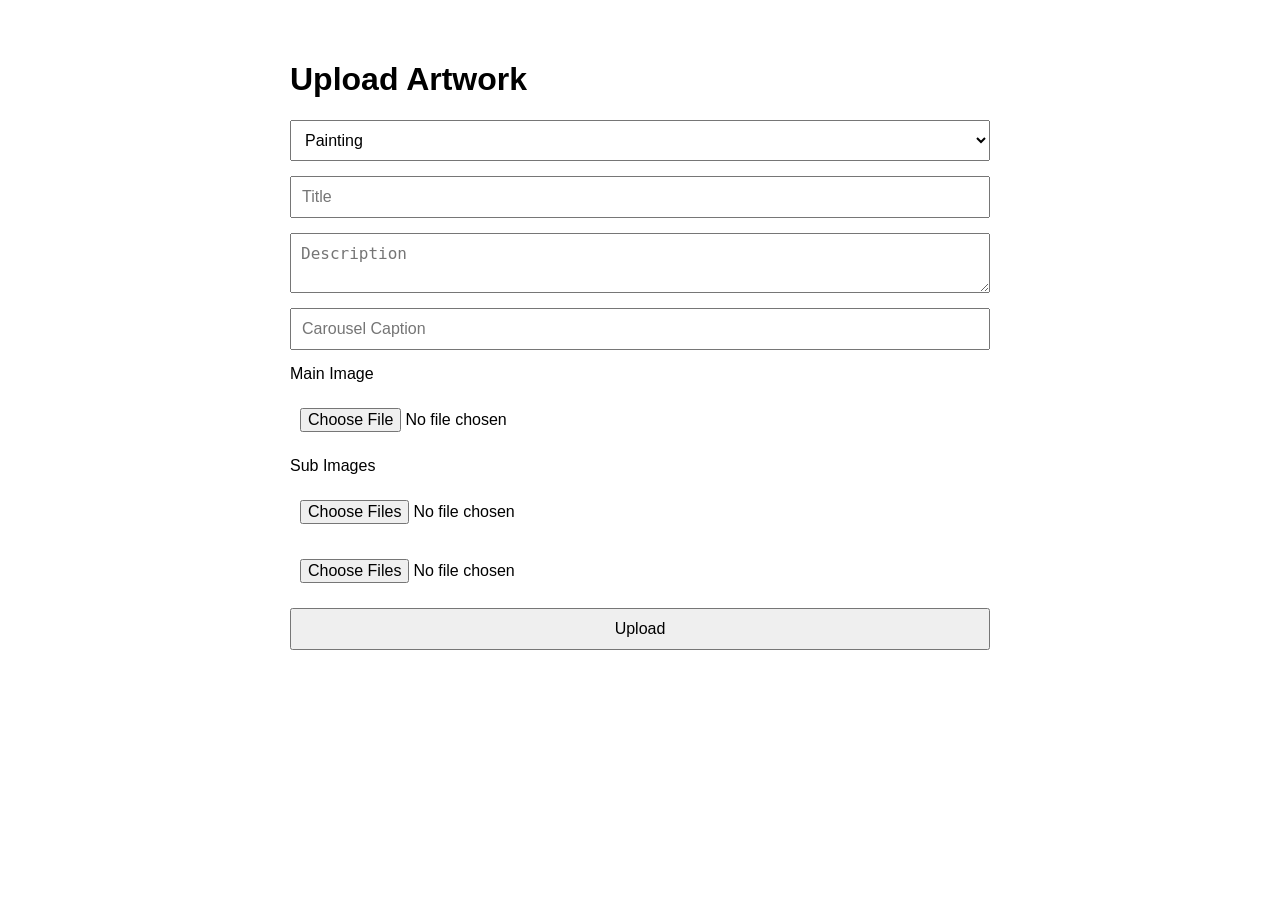
<file: admin.html>
<!DOCTYPE html>
<html lang="en">
<head>
    <meta charset="UTF-8">
    <meta name="viewport"
          content="width=device-width, initial-scale=1.0">

    <title>Uploads</title>

    <style>

        body {
            font-family: Arial;
            max-width: 700px;
            margin: auto;
            padding: 40px;
        }

        form {
            display: flex;
            flex-direction: column;
            gap: 15px;
        }

        input,
        textarea,
        select,
        button {
            padding: 10px;
            font-size: 16px;
        }

    </style>
</head>
<body>

<h1>Upload Artwork</h1>

<form id="upload-form">

    <select id="category">
        <option value="painting">Painting</option>
        <option value="drawing">Drawing</option>
        <option value="sculpture">Sculpture</option>
        <option value="carousel">Carousel</option>
    </select>

    <input
        type="text"
        id="title"
        placeholder="Title"
    >

    <textarea
        id="desc"
        placeholder="Description"
    ></textarea>

    <input
        type="text"
        id="caption"
        placeholder="Carousel Caption"
    >

    <label>Main Image</label>

    <input
        type="file"
        id="main"
        required
    >

    <label>Sub Images</label>

    <input
        type="file"
        id="subs"
        multiple
    >

     <input
        type="file"
        id="subs"
        multiple
    >

    <button type="submit">
        Upload
    </button>

</form>

<script>

const form =
    document.getElementById(
        "upload-form"
    );

form.addEventListener(
    "submit",

    async (e) => {

        e.preventDefault();
      const formData =
            new FormData();

        formData.append(
            "category",
            document.getElementById(
                "category"
            ).value
        );

        formData.append(
            "title",
            document.getElementById(
                "title"
            ).value
        );

        formData.append(
            "desc",
            document.getElementById(
                "desc"
            ).value
        );

        formData.append(
            "caption",
            document.getElementById(
                "caption"
            ).value
        );

        formData.append(
            "main",
            document.getElementById(
                "main"
            ).files[0]
        );

        const subFiles =
            document.getElementById(
                "subs"
            ).files;

        for (const file of subFiles) {
            formData.append(
                "subs",
                file
            );
        }

        const response =
            await fetch(
                "https://api.lilypriceart.com/api/admin/upload",
                {
                    method: "POST",
                    body: formData
                }
            );

        const data =
            await response.json();

        if (data.success) {
            alert("Upload successful");
            form.reset();
        }
        else {
            alert("Upload failed");
        }
    }
);

</script>

</body>
</html>
</file>
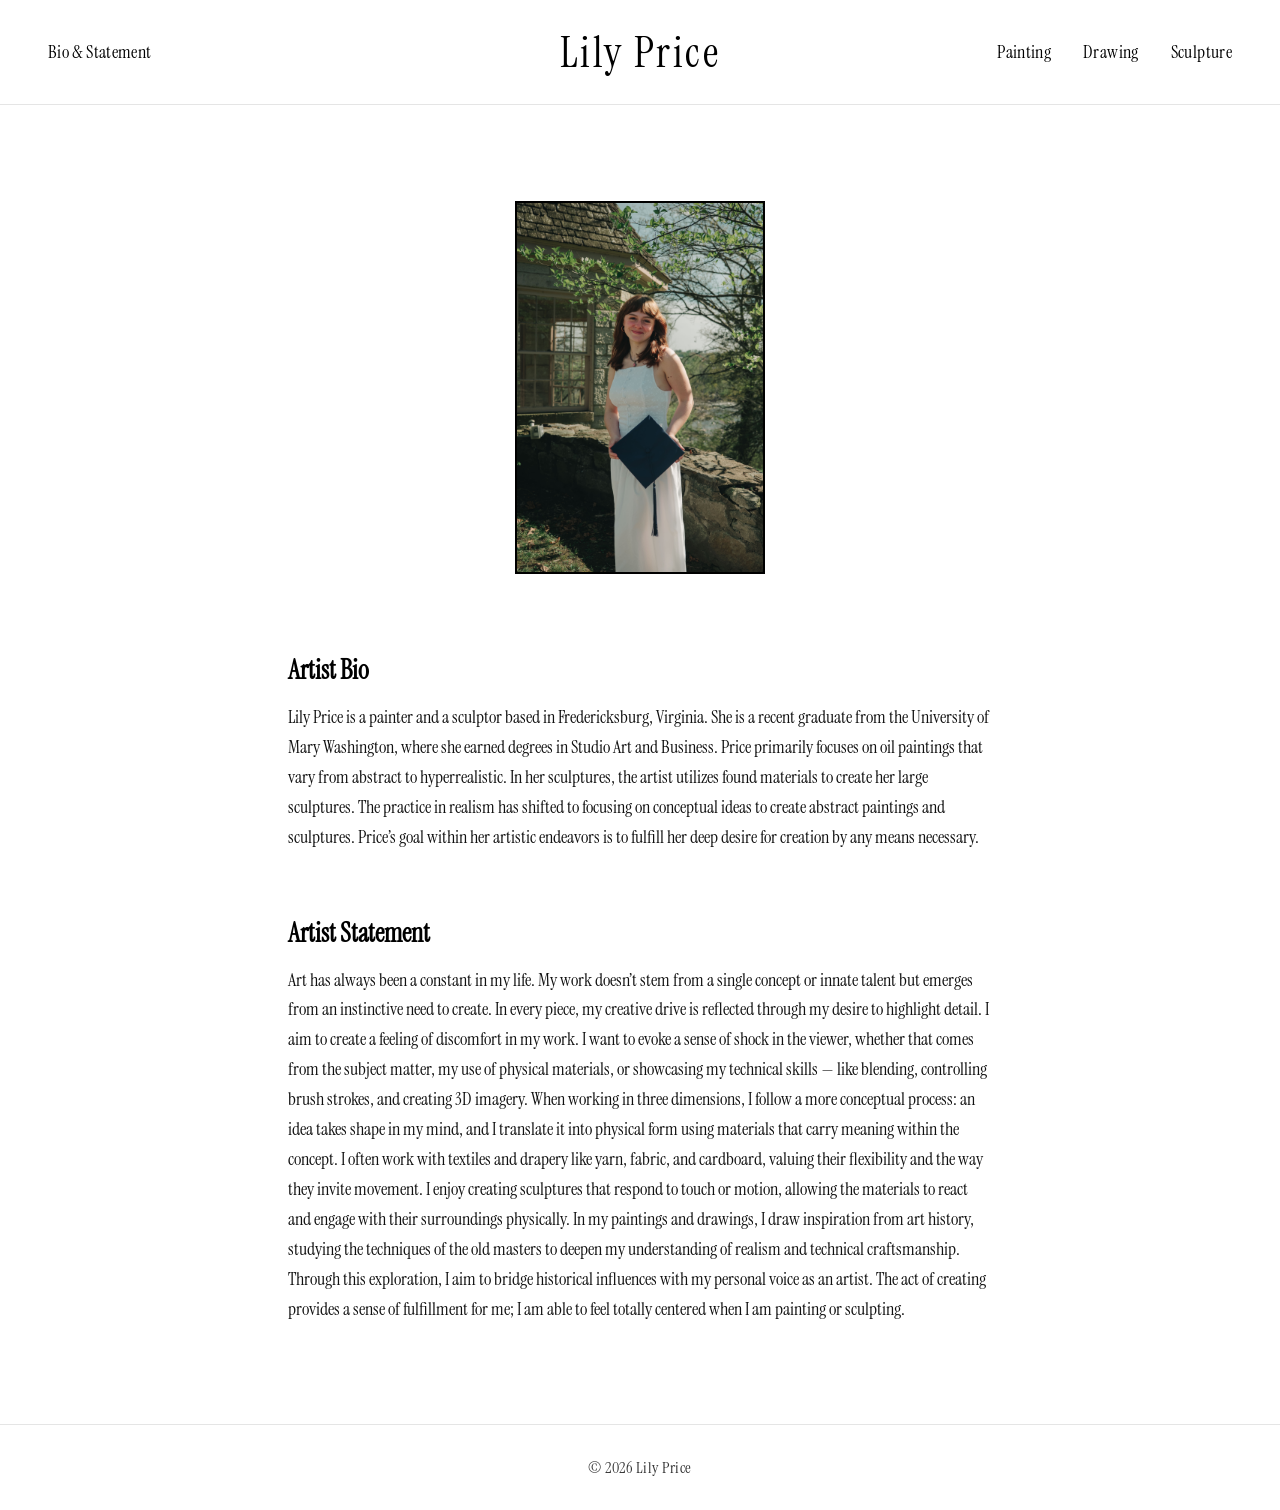
<file: bio.html>
<!DOCTYPE html>
<html lang="en">
<head>
    <meta charset="UTF-8">
    <meta name="viewport" content="width=device-width, initial-scale=1.0">

    <title>Bio & Statement | Lily Price</title>

    <link rel="preconnect" href="https://fonts.googleapis.com">
    <link rel="preconnect" href="https://fonts.gstatic.com" crossorigin>
    <link href="https://fonts.googleapis.com/css2?family=Instrument+Serif:ital@0;1&display=swap" rel="stylesheet">

    <link rel="stylesheet" href="css/style.css">
</head>

<body>
<header class="site-header">
    <nav class="navbar">
        <div class="nav-left">
            <a href="bio.html">Bio & Statement</a>
        </div>

        <div class="nav-center">
            <a href="index.html" class="site-title">
                Lily Price
            </a>
        </div>

        <div class="nav-right">
            <a href="painting.html">Painting</a>
            <a href="drawing.html">Drawing</a>
            <a href="sculpture.html">Sculpture</a>
        </div>
    </nav>
</header>

<main>
    <section class="bio-hero">
        <img src="profile/A_L_gradphoto_NB-4.JPEG.jpeg" alt="picture of lily ">
    </section>

    <section class="bio-section">
        <h2>Artist Bio</h2>
        <p>
            Lily Price is a painter and a sculptor based in Fredericksburg, Virginia. 
            She is a recent graduate from the University of Mary Washington, where she earned degrees in Studio Art and Business. 
            Price primarily focuses on oil paintings that vary from abstract to 
            hyperrealistic. In her sculptures, the artist utilizes found materials to create her large sculptures. 
            The practice in realism has shifted to focusing on conceptual ideas to create abstract paintings and sculptures. 
            Price’s goal within her artistic endeavors is to fulfill her deep desire for creation by any means necessary.
        </p>

    </section>

    <section class="statement-section">
        <h2>Artist Statement</h2>
        <p>
            Art has always been a constant in my life. My work doesn’t stem from a single concept or innate talent but 
            emerges from an instinctive need to create. In every piece, my creative drive is reflected through my desire to 
            highlight detail. I aim to create a feeling of discomfort in my work. I want to evoke a sense of shock in the 
            viewer, whether that comes from the subject matter, my use of physical materials, or showcasing my technical 
            skills — like blending, controlling brush strokes, and creating 3D imagery. When working in three dimensions, 
            I follow a more conceptual process: an idea takes shape in my mind, and I translate it into physical form using 
            materials that carry meaning within the concept. I often work with textiles and drapery like yarn, fabric, and 
            cardboard, valuing their flexibility and the way they invite movement. I enjoy creating sculptures that respond to 
            touch or motion, allowing the materials to react and engage with their surroundings physically. In my paintings 
            and drawings, I draw inspiration from art history, studying the techniques of the old masters to deepen my 
            understanding of realism and technical craftsmanship. Through this exploration, I aim to bridge historical 
            influences with my personal voice as an artist. The act of creating provides a sense of fulfillment for me; 
            I am able to feel totally centered when I am painting or sculpting.
        </p>

    </section>
</main>

<footer class="site-footer">
    <p>© 2026 Lily Price</p>
</footer>

</body>
</html>
</file>
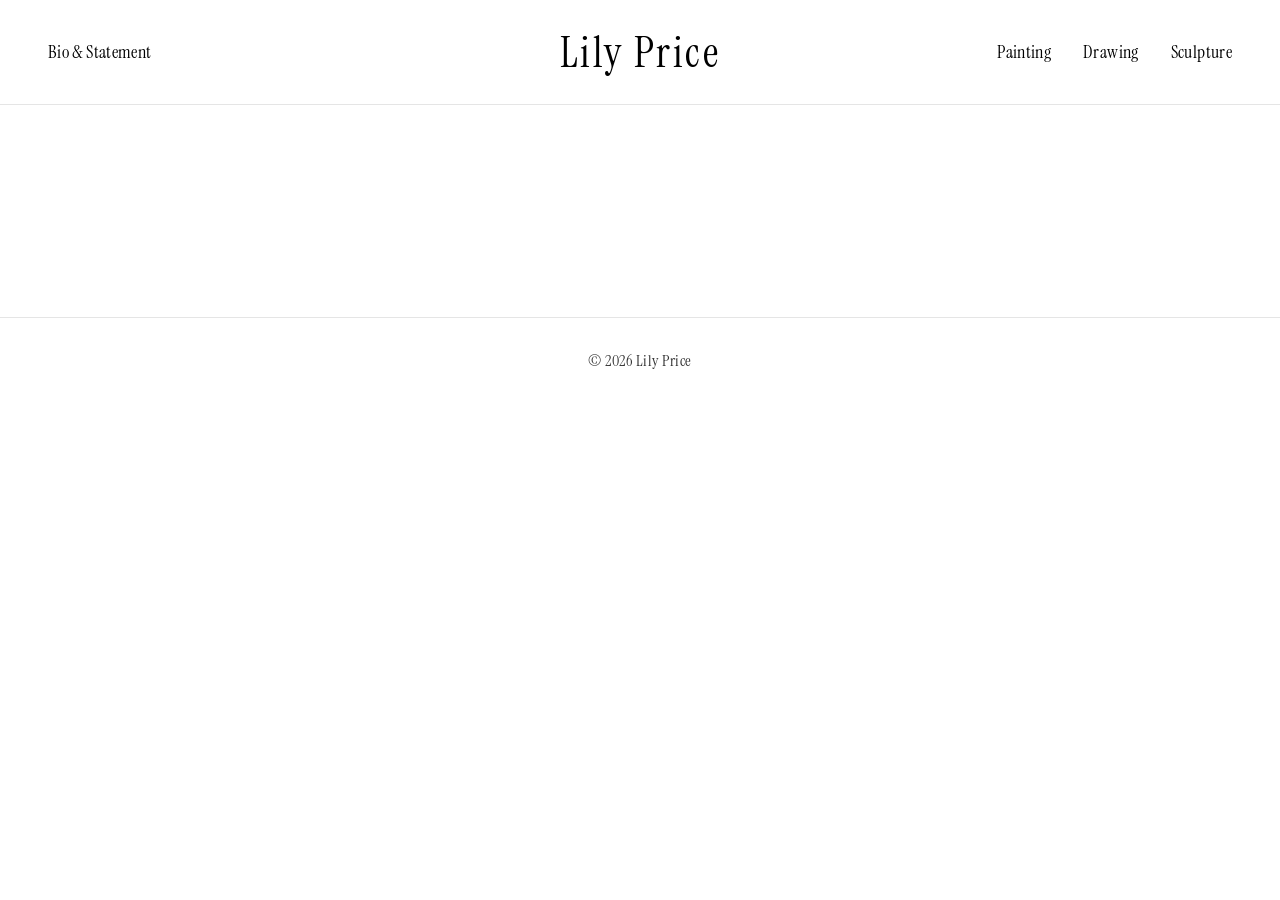
<file: drawing.html>
<!DOCTYPE html>
<html lang="en">

<head>
    <meta charset="UTF-8">
    <meta name="viewport" content="width=device-width, initial-scale=1.0">

    <title>Drawing | Lily Price</title>

    <link rel="preconnect" href="https://fonts.googleapis.com">
    <link rel="preconnect" href="https://fonts.gstatic.com" crossorigin>
    <link href="https://fonts.googleapis.com/css2?family=Instrument+Serif:ital@0;1&display=swap" rel="stylesheet">

    <link rel="stylesheet" href="css/style.css">
</head>

<body>

    <header class="site-header">
        <nav class="navbar">
            <div class="nav-left">
                <a href="bio.html">Bio & Statement</a>
            </div>

            <div class="nav-center">
                <a href="/" class="site-title">
                    Lily Price
                </a>
            </div>

            <div class="nav-right">
                <a href="painting.html">Painting</a>
                <a href="drawing.html">Drawing</a>
                <a href="sculpture.html">Sculpture</a>
            </div>
        </nav>
    </header>

    <main>
        <section class="grid" id="drawing-grid">     </section>
    </main>

    <div id="modal" class="modal">
        <div class="modal-content">

            <div class="modal-main">
                <img id="modal-main-image">
                <div class="thumbs" id="thumbs"></div>
            </div>

            <div class="modal-info">
                <h2 id="modal-title">Artwork Title</h2>
                <p id="modal-description">Artwork description goes here.</p>
            </div>
        </div>
    </div>

    <footer class="site-footer">
        <p>© 2026 Lily Price</p>
    </footer>

    <script>
        let artworks = [];
        let currentIndex = 0;

        const grid =
            document.getElementById("drawing-grid");

        const modal =
            document.getElementById("modal");

        const mainImage =
            document.getElementById("modal-main-image");

        const title =
            document.getElementById("modal-title");

        const desc =
            document.getElementById("modal-description");

        const thumbs =
            document.getElementById("thumbs");

        async function loadDrawingData() {
            try {
                const response =
                    await fetch("https://api.lilypriceart.com/api/artwork/drawing");

                artworks =
                    await response.json();

                renderGrid();
            } catch (err) {
                console.error("Failed to load drawings:", err);
            }
        }

        function renderGrid() {
            grid.innerHTML = "";
            artworks.forEach((art, index) => {
                const item =
                    document.createElement("div");
                item.className =
                    "grid-item";
                item.innerHTML =
                    `<img src="${art.main}">`;
                item.onclick =
                    () => openModal(index);

                grid.appendChild(item);
            });
        }

        function openModal(index) {
            currentIndex = index;
            modal.style.display = "flex";
            loadArtwork();
        }

        function loadArtwork() {
            const art =
                artworks[currentIndex];

            mainImage.src =
                art.main;

            title.textContent =
                art.title;

            desc.textContent =
                art.desc;

            thumbs.innerHTML =
                "";

            art.subs.forEach(img => {
                const t =
                    document.createElement("img");
                t.src = img;

                t.onclick =
                    () => mainImage.src = img;

                thumbs.appendChild(t);
            });
        }

        window.onclick = function (e) {
            if (e.target === modal) {
                modal.style.display = "none";
            }
        };
        loadDrawingData();
    </script>

</body>
</html>
</file>
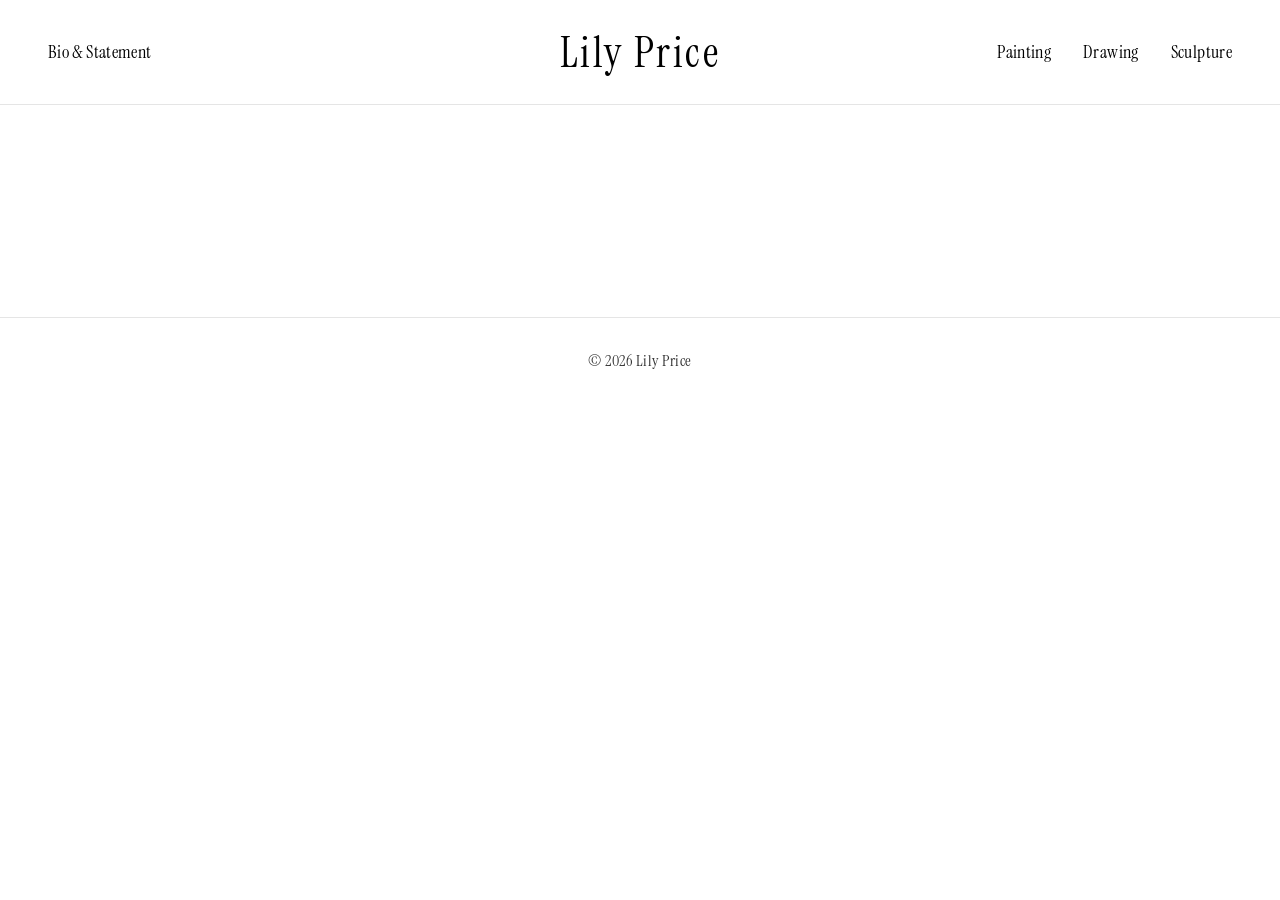
<file: painting.html>
<!DOCTYPE html>
<html lang="en">

<head>
    <meta charset="UTF-8">
    <meta name="viewport" content="width=device-width, initial-scale=1.0">

    <title>Painting | Lily Price</title>

    <link rel="preconnect" href="https://fonts.googleapis.com">
    <link rel="preconnect" href="https://fonts.gstatic.com" crossorigin>
    <link href="https://fonts.googleapis.com/css2?family=Instrument+Serif:ital@0;1&display=swap" rel="stylesheet">

    <link rel="stylesheet" href="css/style.css">
</head>

<body>

    <header class="site-header">
        <nav class="navbar">
            <div class="nav-left">
                <a href="bio.html">Bio & Statement</a>
            </div>

            <div class="nav-center">
                <a href="/" class="site-title">
                    Lily Price
                </a>
            </div>

            <div class="nav-right">
                <a href="painting.html">Painting</a>
                <a href="drawing.html">Drawing</a>
                <a href="sculpture.html">Sculpture</a>
            </div>
        </nav>
    </header>

    <main>
        <section class="grid" id="painting-grid"></section>

    </main>

    <div id="modal" class="modal">
        <div class="modal-content">
            <div class="modal-main">
                <img id="modal-main-image">
                <div class="thumbs" id="thumbs"></div>
            </div>

            <div class="modal-info">
                <h2 id="modal-title">
                    Title Not Found
                </h2>

                <p id="modal-description">
                    Description not found.
                </p>
            </div>
        </div>
    </div>

    <footer class="site-footer">
        <p>© 2026 Lily Price</p>
    </footer>

    <script>
        let artworks = [];
        let currentIndex = 0;

        const grid =
            document.getElementById("painting-grid");

        const modal =
            document.getElementById("modal");

        const mainImage =
            document.getElementById("modal-main-image");

        const title =
            document.getElementById("modal-title");

        const desc =
            document.getElementById("modal-description");

        const thumbs =
            document.getElementById("thumbs");

        async function loadPaintingData() {

            try {
               const response =
                await fetch("https://api.lilypriceart.com/api/artwork/painting");

                artworks =
                    await response.json();

                renderGrid();

            } catch (error) {

                console.error(
                    "Failed to load painting data:",
                    error
                );
            }
        }

        function renderGrid() {
            grid.innerHTML = "";
            artworks.forEach((art, index) => {

                const item =
                    document.createElement("div");

                item.className =
                    "grid-item";

                item.onclick = () =>
                    openModal(index);

                item.innerHTML = `
                    <img src="${art.main}">
                `;
                grid.appendChild(item);
            });
        }

        function openModal(index) {
            currentIndex = index;
            modal.style.display = "flex";
            loadArtwork();
        }

        function loadArtwork() {
            const art =
                artworks[currentIndex];

            mainImage.src =
                art.main;

            title.textContent =
                art.title;

            desc.textContent =
                art.desc;

            thumbs.innerHTML = "";

            art.subs.forEach((img) => {
                const thumb =
                    document.createElement("img");
                thumb.src = img;
                thumb.onclick = () => {
                    mainImage.src = img;
                };
                thumbs.appendChild(thumb);
            });
        }

        window.onclick = function (e) {
            if (e.target === modal) {
                modal.style.display = "none";
            }
        };
        loadPaintingData();
    </script>

</body>
</html>
</file>
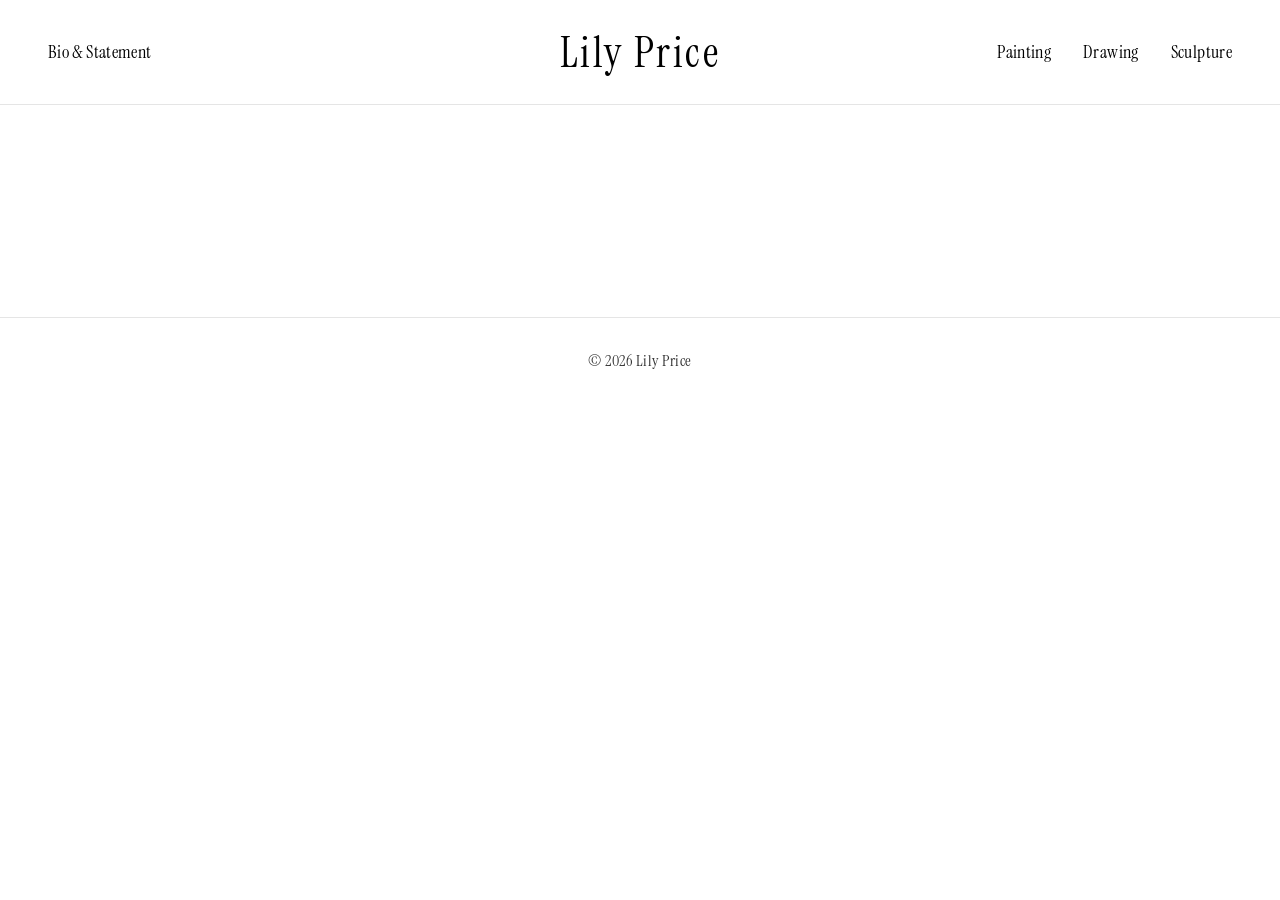
<file: sculpture.html>
<!DOCTYPE html>
<html lang="en">

<head>
    <meta charset="UTF-8">
    <meta name="viewport" content="width=device-width, initial-scale=1.0">

    <title>Sculpture | Lily Price</title>

    <link rel="preconnect" href="https://fonts.googleapis.com">
    <link rel="preconnect" href="https://fonts.gstatic.com" crossorigin>
    <link href="https://fonts.googleapis.com/css2?family=Instrument+Serif:ital@0;1&display=swap" rel="stylesheet">

    <link rel="stylesheet" href="css/style.css">
</head>

<body>
    <header class="site-header">
        <nav class="navbar">

            <div class="nav-left">
                <a href="bio.html">Bio & Statement</a>
            </div>

            <div class="nav-center">
                <a href="/" class="site-title">
                    Lily Price
                </a>
            </div>

            <div class="nav-right">
                <a href="painting.html">Painting</a>
                <a href="drawing.html">Drawing</a>
                <a href="sculpture.html">Sculpture</a>
            </div>
        </nav>
    </header>

    <main>

        <section class="grid" id="sculpture-grid"> </section>

    </main>
    <div id="modal" class="modal">
        <div class="modal-content">
            <div class="modal-main">
                <img id="modal-main-image">
                <div class="thumbs" id="thumbs"></div>
            </div>

            <div class="modal-info">
                <h2 id="modal-title">
                    Title Not Found
                </h2>
                <p id="modal-description">
                    Description not found.
                </p>
            </div>
        </div>
    </div>

    <footer class="site-footer">
        <p>© 2026 Lily Price</p>
    </footer>

    <script>
        let artworks = [];
        let currentIndex = 0;

        const grid =
            document.getElementById("sculpture-grid");

        const modal =
            document.getElementById("modal");

        const mainImage =
            document.getElementById("modal-main-image");

        const title =
            document.getElementById("modal-title");

        const desc =
            document.getElementById("modal-description");

        const thumbs =
            document.getElementById("thumbs");

        async function loadSculptureData() {

            try {
                const response =
                    await fetch("https://api.lilypriceart.com/api/artwork/sculpture");

                artworks =
                    await response.json();

                renderGrid();

            } catch (error) {
                console.error(
                    "Failed to load sculpture data:",
                    error
                );
            }
        }

        function renderGrid() {
            grid.innerHTML = "";
            artworks.forEach((art, index) => {
                const item =
                    document.createElement("div");

                item.className =
                    "grid-item";

                item.onclick = () =>
                    openModal(index);

                item.innerHTML = `
                    <img src="${art.main}">
                `;

                grid.appendChild(item);
            });
        }

        function openModal(index) {
            currentIndex = index;
            modal.style.display = "flex";
            loadArtwork();
        }

        function loadArtwork() {
            const art =
                artworks[currentIndex];

            mainImage.src =
                art.main;

            title.textContent =
                art.title;

            desc.textContent =
                art.desc;

            thumbs.innerHTML = "";

            art.subs.forEach((img) => {

                const thumb =
                    document.createElement("img");

                thumb.src = img;

                thumb.onclick = () => {
                    mainImage.src = img;
                };

                thumbs.appendChild(thumb);
            });
        }

        window.onclick = function (e) {
            if (e.target === modal) {
                modal.style.display = "none";
            }
        };
        loadSculptureData();

    </script>
</body>
</html>
</file>
<file: css/style.css>
* {
    margin: 0;
    padding: 0;
    box-sizing: border-box;
}

/* scaling */
@media (max-width: 900px) {

    .navbar {
        flex-direction: column;
        gap: 1rem;
        text-align: center;
        padding: 1.5rem 1rem;
        align-items: center;
        justify-content: center;
    }

    .nav-left {
        order: 2;
        justify-content: center !important;
        align-items: center;
        gap: 1rem;
        text-align: center;
        flex: none !important;
    }

    .nav-center {
        order: 1;
    }

    .nav-right {
        order: 3;
        justify-content: center !important;
        align-items: center;
        flex-wrap: wrap;
        gap: 1rem;
        text-align: center;
        flex: none !important;
    }

    .nav-left,
    .nav-right {
        width: 100%;
    }

}

/* global -------*/
body {
    font-family: Arial, Helvetica, sans-serif;
    background-color: white;
    color: black;
}

a {
    text-decoration: none;
    color: inherit;
}

.site-header {
    width: 100%;
    border-bottom: 1px solid #e5e5e5;
}

/* nav bar */
.navbar {
    max-width: 1400px;

    margin: 0 auto;
    padding: 1.5rem 3rem;

    display: flex;
    justify-content: space-between;
    align-items: center;
}

.nav-left,
.nav-right {
    display: flex;
    align-items: center;
    gap: 2rem;

    flex: 1;
}

.nav-right {
    justify-content: flex-end;
}

.nav-left a,
.nav-right a {
    font-family: "Instrument Serif", serif;

    font-size: 1.15rem;
    font-weight: 400;

    letter-spacing: 0.02em;

    transition: opacity 0.2s ease;
}

.nav-left a:hover,
.nav-right a:hover {
    opacity: 0.6;
}

.nav-center {
    flex-shrink: 0;
    text-align: center;
}

.site-title {
    font-family: "Instrument Serif", serif;

    font-size: 2.7rem;
    font-weight: 400;

    letter-spacing: 0.06em;

    transition: opacity 0.2s ease;
}

.site-title:hover {
    opacity: 0.6;
}

main {
    max-width: 1400px;
    margin: 0 auto;
    padding: 3rem;
}

@media (max-width: 800px) {
    main {
        padding: 1rem;
    }
}

/* foot */
.site-footer {
    width: 100%;

    border-top: 1px solid #e5e5e5;

    margin-top: 1.25rem;
    padding: 2rem 0;

    text-align: center;
}

.site-footer p {
    font-family: "Instrument Serif", serif;

    font-size: 1rem;
    letter-spacing: 0.03em;

    opacity: 0.8;
}
/* global -------*/


/* =========================
   INDEX
========================= */

.carousel-section {
    width: 100%;
    padding: 2rem 0;

    position: relative;

    display: flex;
    align-items: center;
    justify-content: center;
    gap: 1rem;
}

.carousel-track {
    display: flex;
    align-items: center;
    justify-content: center;

    gap: 2rem;

    overflow: hidden;
}

/* carousel arrows - ONLY 4 MOBILE */
.carousel-arrow {
    display: none;

    background: none;
    border: none;

    font-size: 2rem;
    cursor: pointer;

    opacity: 0.6;

    transition: opacity 0.2s ease;

    padding: 0.5rem;
}

.carousel-arrow:hover {
    opacity: 1;
}

.side-image,
.center-image {
    display: flex;
    align-items: center;
    justify-content: center;
}

.side-image {
    width: 220px;
    height: 320px;

    flex-shrink: 0;

    overflow: hidden;
}

.side-image img {
    width: 100%;
    height: 100%;

    display: block;

    object-fit: cover;

    border: 2px solid #111;

    opacity: 0.45;

    cursor: pointer;

    transition:
        opacity 0.3s ease,
        transform 0.3s ease;
}

.side-image img:hover {
    opacity: 0.75;
    transform: scale(1.015);
}

.center-image {
    width: 720px;
    height: auto;
    max-height: 75vh;

    flex-shrink: 0;

    display: flex;
    flex-direction: column;
    align-items: center;
    justify-content: center;
}

.center-image img {
    max-width: 100%;
    max-height: 65vh;

    width: auto;
    height: auto;

    display: block;

    object-fit: contain;

    border: 2px solid #111;

    background: white;
}

.carousel-description {
    margin-top: 1rem;

    text-align: center;

    max-width: 700px;
}

.carousel-description p {
    font-family: "Instrument Serif", serif;

    font-size: 1rem;

    letter-spacing: 0.03em;

    color: #222;
}

@media (max-width: 1100px) {

    .side-image {
        width: 160px;
        height: 230px;
    }

    .center-image {
        width: 500px;
        height: 60vh;
    }

}

@media (max-width: 800px) {

    main {
        padding: 0;
    }

    .carousel-section {
        padding: 0;
        margin-top: -1rem;
    }

    .carousel-track {
        flex-direction: column;
        gap: 0.5rem;
    }

    .carousel-arrow {
        display: block;
    }

    .side-image {
        display: none;
    }

    .center-image {
        width: 90vw;
        height: 75vh;
        max-height: none;
    }

    .carousel-description {
        margin-top: 0.5rem;
    }

    .carousel-description p {
        font-size: 0.6rem;
    }

}
/* =========================
   BIO 
========================= */

.bio-hero {
    display: flex;
    justify-content: center;

    padding: 3rem 0;
}

.bio-hero img {
    width: 250px;
    height: auto;

    border: 2px solid black;
}

.bio-section,
.statement-section {
    max-width: 800px;
    margin: 0 auto;

    padding: 2rem 3rem;
}

.bio-section h2,
.statement-section h2 {
    font-family: "Instrument Serif", serif;

    font-size: 1.6rem;
    margin-bottom: 1rem;
}

.bio-section p,
.statement-section p {
    font-family: "Instrument Serif", serif;

    font-size: 1.1rem;
    line-height: 1.7;

    color: #111;
}


/* =========================
PAINT, SCULPT, DRAW
========================= */

/* grid of images */
.grid {
display: grid;
grid-template-columns: repeat(2, 1fr);
gap: 1.5rem;

max-width: 1200px;
margin: 0 auto;
padding: 3rem;
}

.grid-item img {
width: 100%;
aspect-ratio: 1 / 1;
object-fit: cover;
border: 2px solid black;
cursor: pointer;
}

/* image popup */
.modal {
display: none;

position: fixed;
top: 0;
left: 0;

width: 100%;
height: 100%;

background: rgba(0,0,0,0.7);

justify-content: center;
align-items: center;
}

.modal-content {
background: white;

width: 80%;
height: 80%;

display: flex;
}

.modal-main {
flex: 2;

display: flex;
flex-direction: column;
align-items: center;
justify-content: center;

padding: 1rem;
}

.modal-main img {
max-width: 100%;
max-height: 70%;

border: 2px solid black;
}

/* smaller images */
.thumbs {
display: flex;
gap: 0.5rem;

margin-top: 1rem;
}

.thumbs img {
width: 65px;
height: 100px;

border: 1px solid black;
cursor: pointer;
}

/* description */
.modal-info {
flex: 1;

padding: 2rem;

font-family: "Instrument Serif", serif;
}

.modal-info h2 {
margin-bottom: 1rem;
}
</file>
